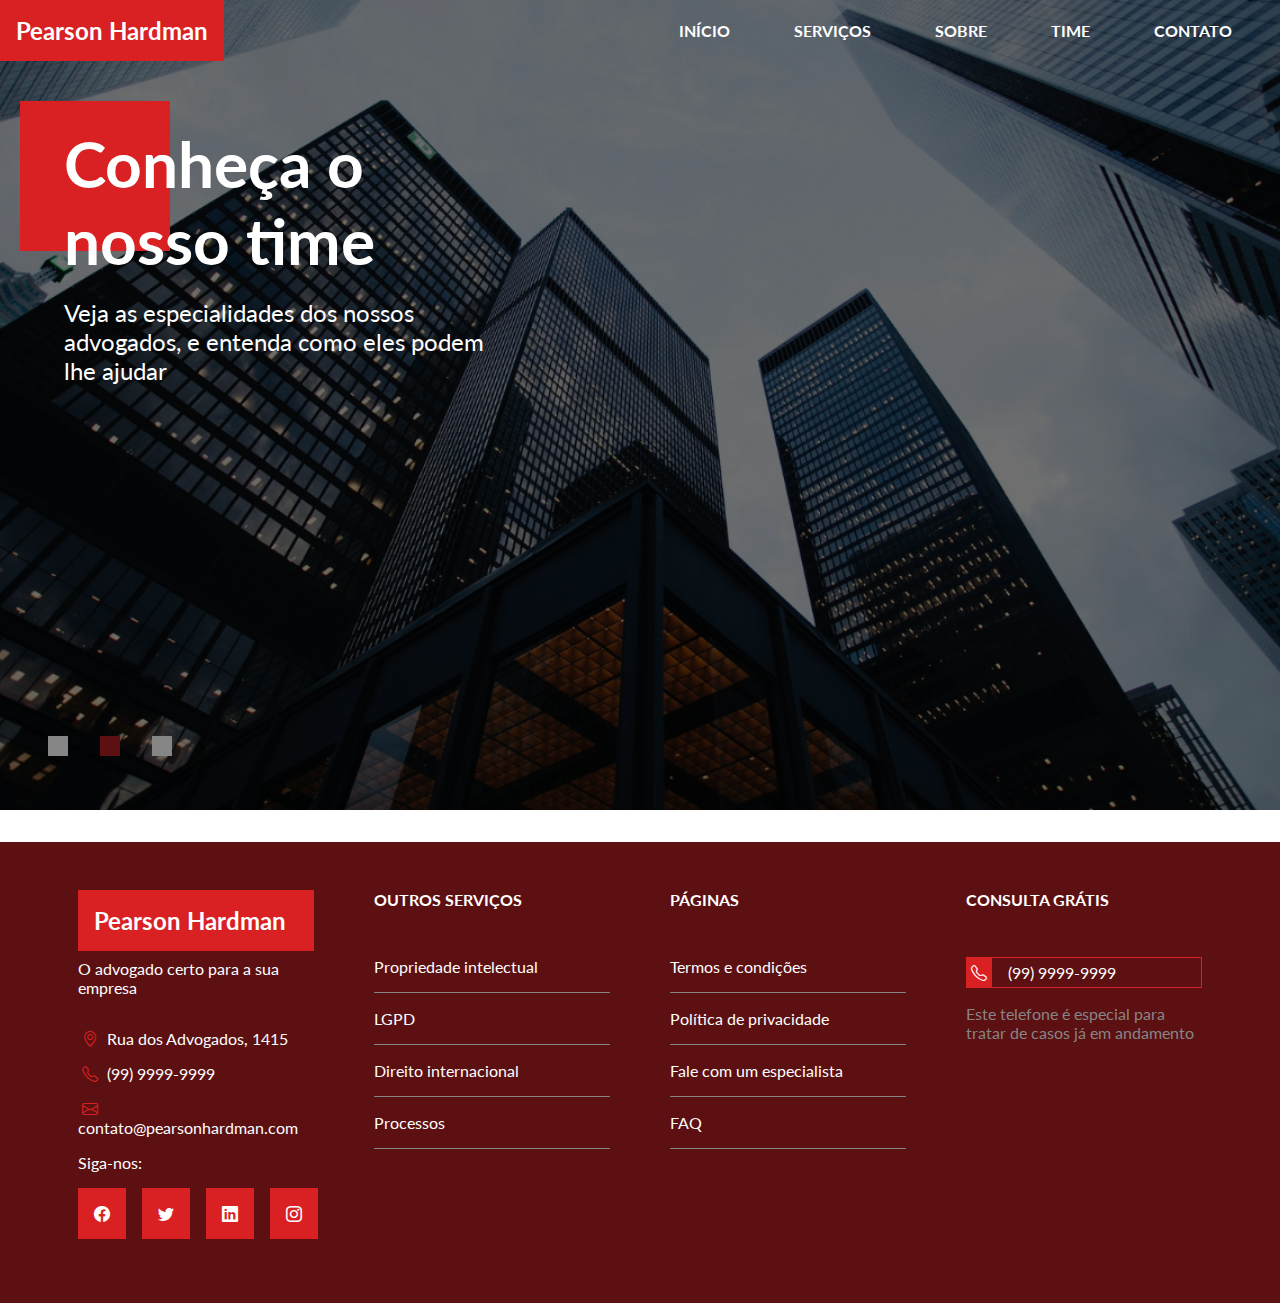
<file: index.html>
<!DOCTYPE html>
<html lang="en">
  <head>
    <meta charset="UTF-8" />
    <meta name="viewport" content="width=device-width, initial-scale=1.0" />
    <title>Pearson Hardman</title>
    <link rel="stylesheet" href="./css/styles.css" />
    <!--  Google Fonts -->
    <link rel="preconnect" href="https://fonts.googleapis.com" />
    <link rel="preconnect" href="https://fonts.gstatic.com" crossorigin />
    <link
      href="https://fonts.googleapis.com/css2?family=Lato:ital,wght@0,100;0,300;0,400;0,700;0,900;1,100;1,300;1,400;1,700;1,900&display=swap"
      rel="stylesheet"
    />
    <!-- Bootstrap Icons  -->
    <link
      rel="stylesheet"
      href="https://cdn.jsdelivr.net/npm/bootstrap-icons@1.11.3/font/bootstrap-icons.min.css"
    />
    <script src="js/scripts.js" defer></script>
  </head>
  <body>
    <!-- Cabeçalho e Banner -->
    <header id="header">
      <div id="inner-header">
        <h2 id="brand">Pearson Hardman</h2>
        <nav id="navbar">
          <a href="index.html">Início</a>
          <a href="servicos.html">Serviços</a>
          <a href="sobre.html">Sobre</a>
          <a href="time.html">Time</a>
          <a href="contato.html">Contato</a>
        </nav>

        <!-- Menu Mobile -->
        <i class="bi bi-list" id="menu"></i>
        <nav id="mobile-navbar">
          <!-- <nav id="mobile-navbar" class="menu-active"> -->
          <i class="bi bi-x-lg" id="close-menu"></i>
          <a href="index.html">Início</a>
          <a href="servicos.html">Serviços</a>
          <a href="sobre.html">Sobre</a>
          <a href="time.html">Time</a>
          <a href="contato.html">Contato</a>
        </nav>
      </div>
      <div class="banner active">
        <span class="square"></span>
        <h2>Melhores experts em direito do país</h2>
        <p>
          Os advogados mais qualificados estão aqui, agende uma reunião e
          conheça nosso time
        </p>
      </div>

      <div class="banner">
        <span class="square"></span>
        <h2>Conheça o nosso time</h2>
        <p>
          Veja as especialidades dos nossos advogados, e entenda como eles podem
          lhe ajudar
        </p>
      </div>
      <div class="banner">
        <span class="square"></span>
        <h2>Os nossos resultados</h2>
        <p>
          Confira as nossas métricas e conheça os resultados que já obtivemos
        </p>
      </div>
      <div class="dots">
        <div class="dot active"></div>
        <div class="dot"></div>
        <div class="dot"></div>
      </div>
    </header>
    <!-- Rodapé -->
    <footer id="footer">
      <div class="contact-info">
        <div class="footer-brand">
          <h2>Pearson Hardman</h2>
          <p>O advogado certo para a sua empresa</p>
        </div>
        <p><i class="bi bi-geo-alt"></i> Rua dos Advogados, 1415</p>
        <p><i class="bi bi-telephone"></i> (99) 9999-9999</p>
        <p><i class="bi bi-envelope"></i> contato@pearsonhardman.com</p>
        <div class="social-networks">
          <p>Siga-nos:</p>
          <div class="networks">
            <a href="#"><i class="bi bi-facebook"></i></a>
            <a href="#"><i class="bi bi-twitter"></i></a>
            <a href="#"><i class="bi bi-linkedin"></i></a>
            <a href="#"><i class="bi bi-instagram"></i></a>
          </div>
        </div>
      </div>
      <div class="links-container">
        <h4>Outros serviços</h4>
        <nav>
          <a href="#">Propriedade intelectual</a>
          <a href="#">LGPD</a>
          <a href="#">Direito internacional</a>
          <a href="#">Processos</a>
        </nav>
      </div>
      <div class="links-container">
        <h4>Páginas</h4>
        <nav>
          <a href="#">Termos e condições</a>
          <a href="#">Política de privacidade</a>
          <a href="#">Fale com um especialista</a>
          <a href="#">FAQ</a>
        </nav>
      </div>
      <div class="links-container">
        <h4>Consulta grátis</h4>
        <div class="phone-number">
          <i class="bi bi-telephone"></i>
          <p>(99) 9999-9999</p>
        </div>
        <p class="phone-info">
          Este telefone é especial para tratar de casos já em andamento
        </p>
      </div>
    </footer>
  </body>
</html>
</file>
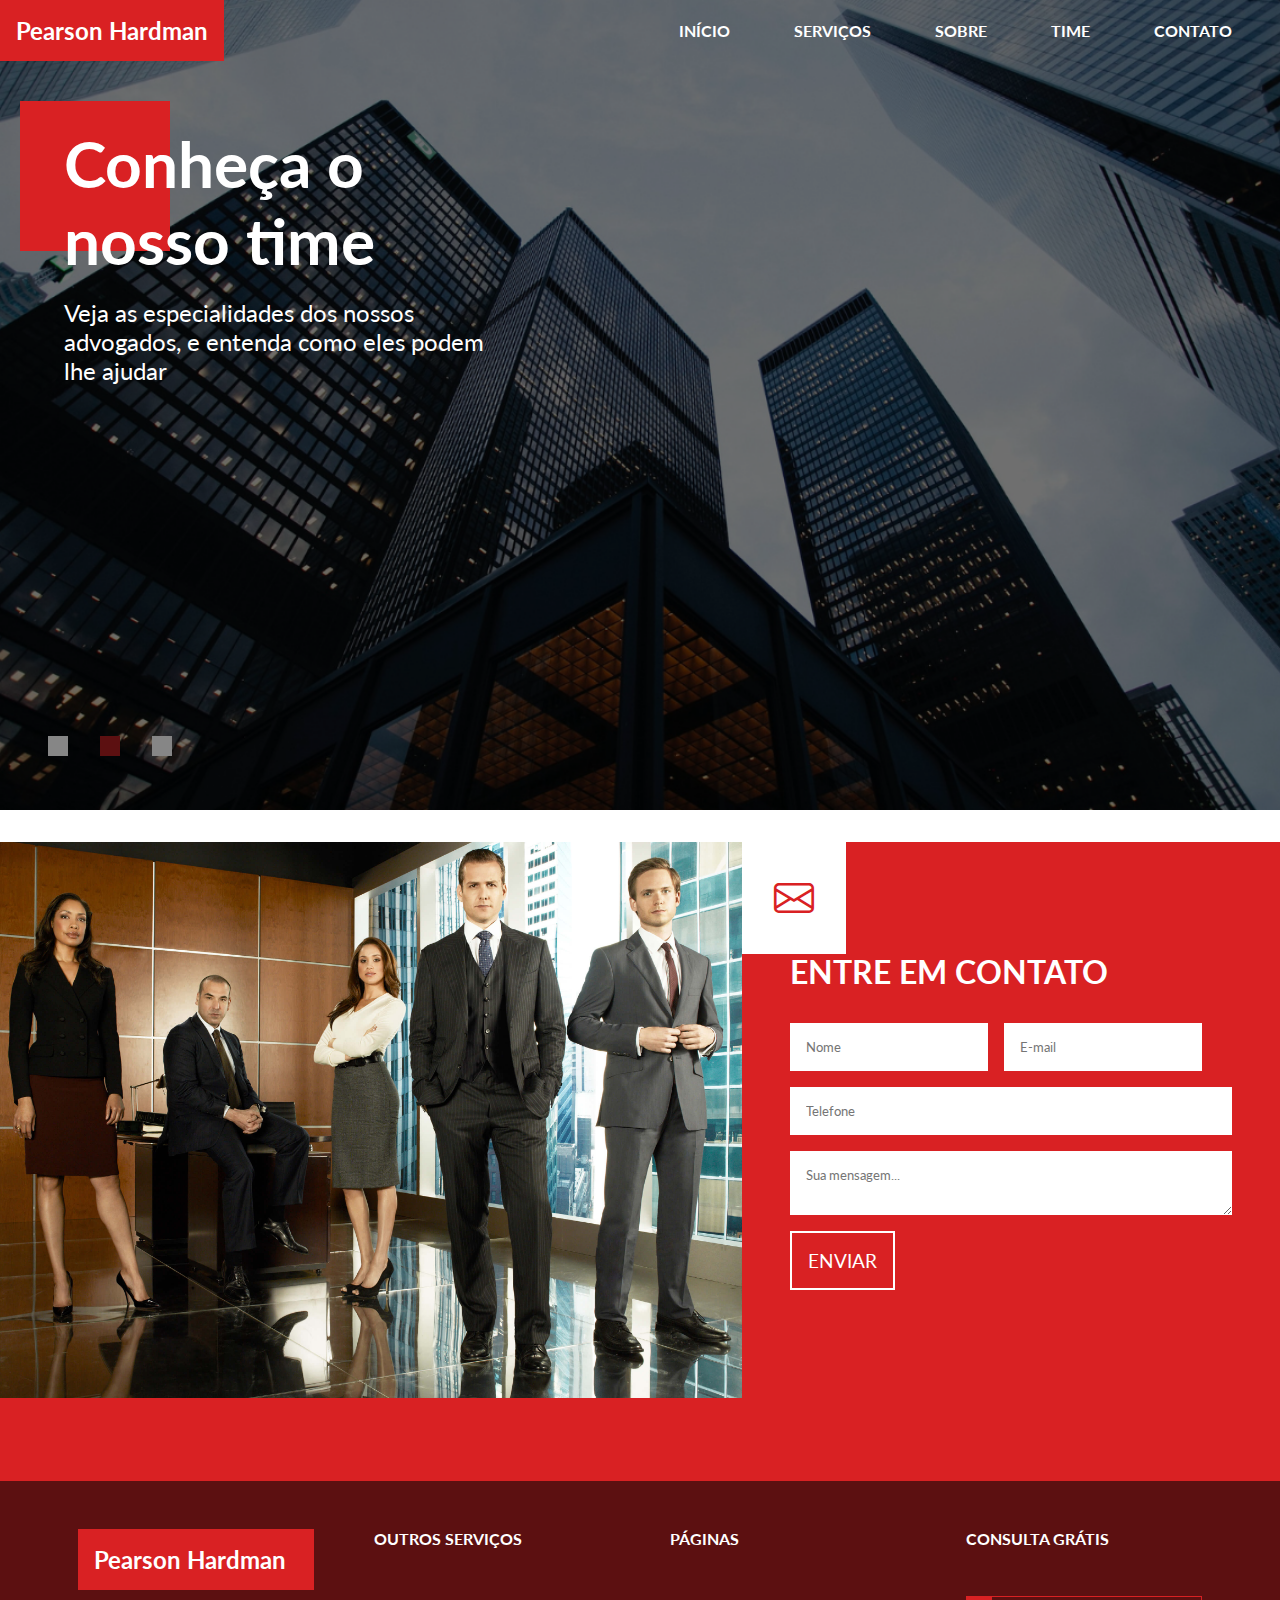
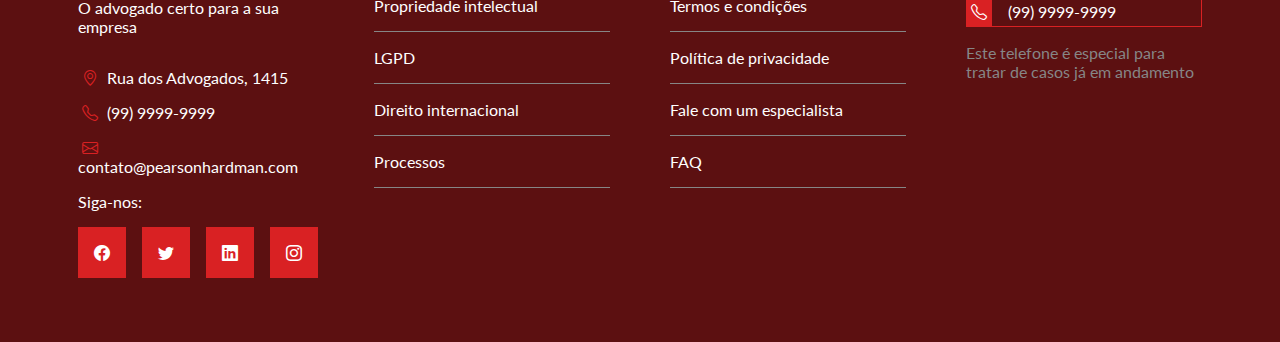
<file: contato.html>
<!DOCTYPE html>
<html lang="en">
  <head>
    <meta charset="UTF-8" />
    <meta name="viewport" content="width=device-width, initial-scale=1.0" />
    <title>Pearson Hardman</title>
    <link rel="stylesheet" href="./css/styles.css" />
    <!--  Google Fonts -->
    <link rel="preconnect" href="https://fonts.googleapis.com" />
    <link rel="preconnect" href="https://fonts.gstatic.com" crossorigin />
    <link
      href="https://fonts.googleapis.com/css2?family=Lato:ital,wght@0,100;0,300;0,400;0,700;0,900;1,100;1,300;1,400;1,700;1,900&display=swap"
      rel="stylesheet"
    />
    <!-- Bootstrap Icons  -->
    <link
      rel="stylesheet"
      href="https://cdn.jsdelivr.net/npm/bootstrap-icons@1.11.3/font/bootstrap-icons.min.css"
    />
    <script src="js/scripts.js" defer></script>
  </head>
  <body>
     <!-- Cabeçalho e Banner -->
     <header id="header">
      <div id="inner-header">
        <h2 id="brand">Pearson Hardman</h2>
        <nav id="navbar">
          <a href="index.html">Início</a>
          <a href="servicos.html">Serviços</a>
          <a href="sobre.html">Sobre</a>
          <a href="time.html">Time</a>
          <a href="contato.html">Contato</a>
        </nav>

        <!-- Menu Mobile -->
        <i class="bi bi-list" id="menu"></i>
        <nav id="mobile-navbar">
          <!-- <nav id="mobile-navbar" class="menu-active"> -->
          <i class="bi bi-x-lg" id="close-menu"></i>
          <a href="index.html">Início</a>
          <a href="servicos.html">Serviços</a>
          <a href="sobre.html">Sobre</a>
          <a href="time.html">Time</a>
          <a href="contato.html">Contato</a>
        </nav>
      </div>
      <div class="banner active">
        <span class="square"></span>
        <h2>Melhores experts em direito do país</h2>
        <p>
          Os advogados mais qualificados estão aqui, agende uma reunião e
          conheça nosso time
        </p>
      </div>

      <div class="banner">
        <span class="square"></span>
        <h2>Conheça o nosso time</h2>
        <p>
          Veja as especialidades dos nossos advogados, e entenda como eles podem
          lhe ajudar
        </p>
      </div>
      <div class="banner">
        <span class="square"></span>
        <h2>Os nossos resultados</h2>
        <p>
          Confira as nossas métricas e conheça os resultados que já obtivemos
        </p>
      </div>
      <div class="dots">
        <div class="dot active"></div>
        <div class="dot"></div>
        <div class="dot"></div>
      </div>
    </header>
    <!-- Contato -->
    <section id="contact" class="text-image-section">
      <div id="contact-image-container" class="image-container">
        <img src="images/office.jpg" alt="Advogados no escritório" />
      </div>
      <div id="contact-information" class="text-container">
        <i class="bi bi-envelope"></i>
        <p class="section-subtitle">Entre em contato</p>
        <form>
          <div class="form-control">
            <input type="text" name="name" id="name" placeholder="Nome" />
            <input type="email" name="email" id="email" placeholder="E-mail" />
          </div>
          <input type="text" name="phone" id="phone" placeholder="Telefone" />
          <textarea
            name="message"
            id="message"
            placeholder="Sua mensagem..."
          ></textarea>
          <input type="submit" value="Enviar" class="btn" />
        </form>
      </div>
    </section>
    <!-- Rodapé -->
    <footer id="footer">
      <div class="contact-info">
        <div class="footer-brand">
          <h2>Pearson Hardman</h2>
          <p>O advogado certo para a sua empresa</p>
        </div>
        <p><i class="bi bi-geo-alt"></i> Rua dos Advogados, 1415</p>
        <p><i class="bi bi-telephone"></i> (99) 9999-9999</p>
        <p><i class="bi bi-envelope"></i> contato@pearsonhardman.com</p>
        <div class="social-networks">
          <p>Siga-nos:</p>
          <div class="networks">
            <a href="#"><i class="bi bi-facebook"></i></a>
            <a href="#"><i class="bi bi-twitter"></i></a>
            <a href="#"><i class="bi bi-linkedin"></i></a>
            <a href="#"><i class="bi bi-instagram"></i></a>
          </div>
        </div>
      </div>
      <div class="links-container">
        <h4>Outros serviços</h4>
        <nav>
          <a href="#">Propriedade intelectual</a>
          <a href="#">LGPD</a>
          <a href="#">Direito internacional</a>
          <a href="#">Processos</a>
        </nav>
      </div>
      <div class="links-container">
        <h4>Páginas</h4>
        <nav>
          <a href="#">Termos e condições</a>
          <a href="#">Política de privacidade</a>
          <a href="#">Fale com um especialista</a>
          <a href="#">FAQ</a>
        </nav>
      </div>
      <div class="links-container">
        <h4>Consulta grátis</h4>
        <div class="phone-number">
          <i class="bi bi-telephone"></i>
          <p>(99) 9999-9999</p>
        </div>
        <p class="phone-info">
          Este telefone é especial para tratar de casos já em andamento
        </p>
      </div>
    </footer>
  </body>
</html>
</file>
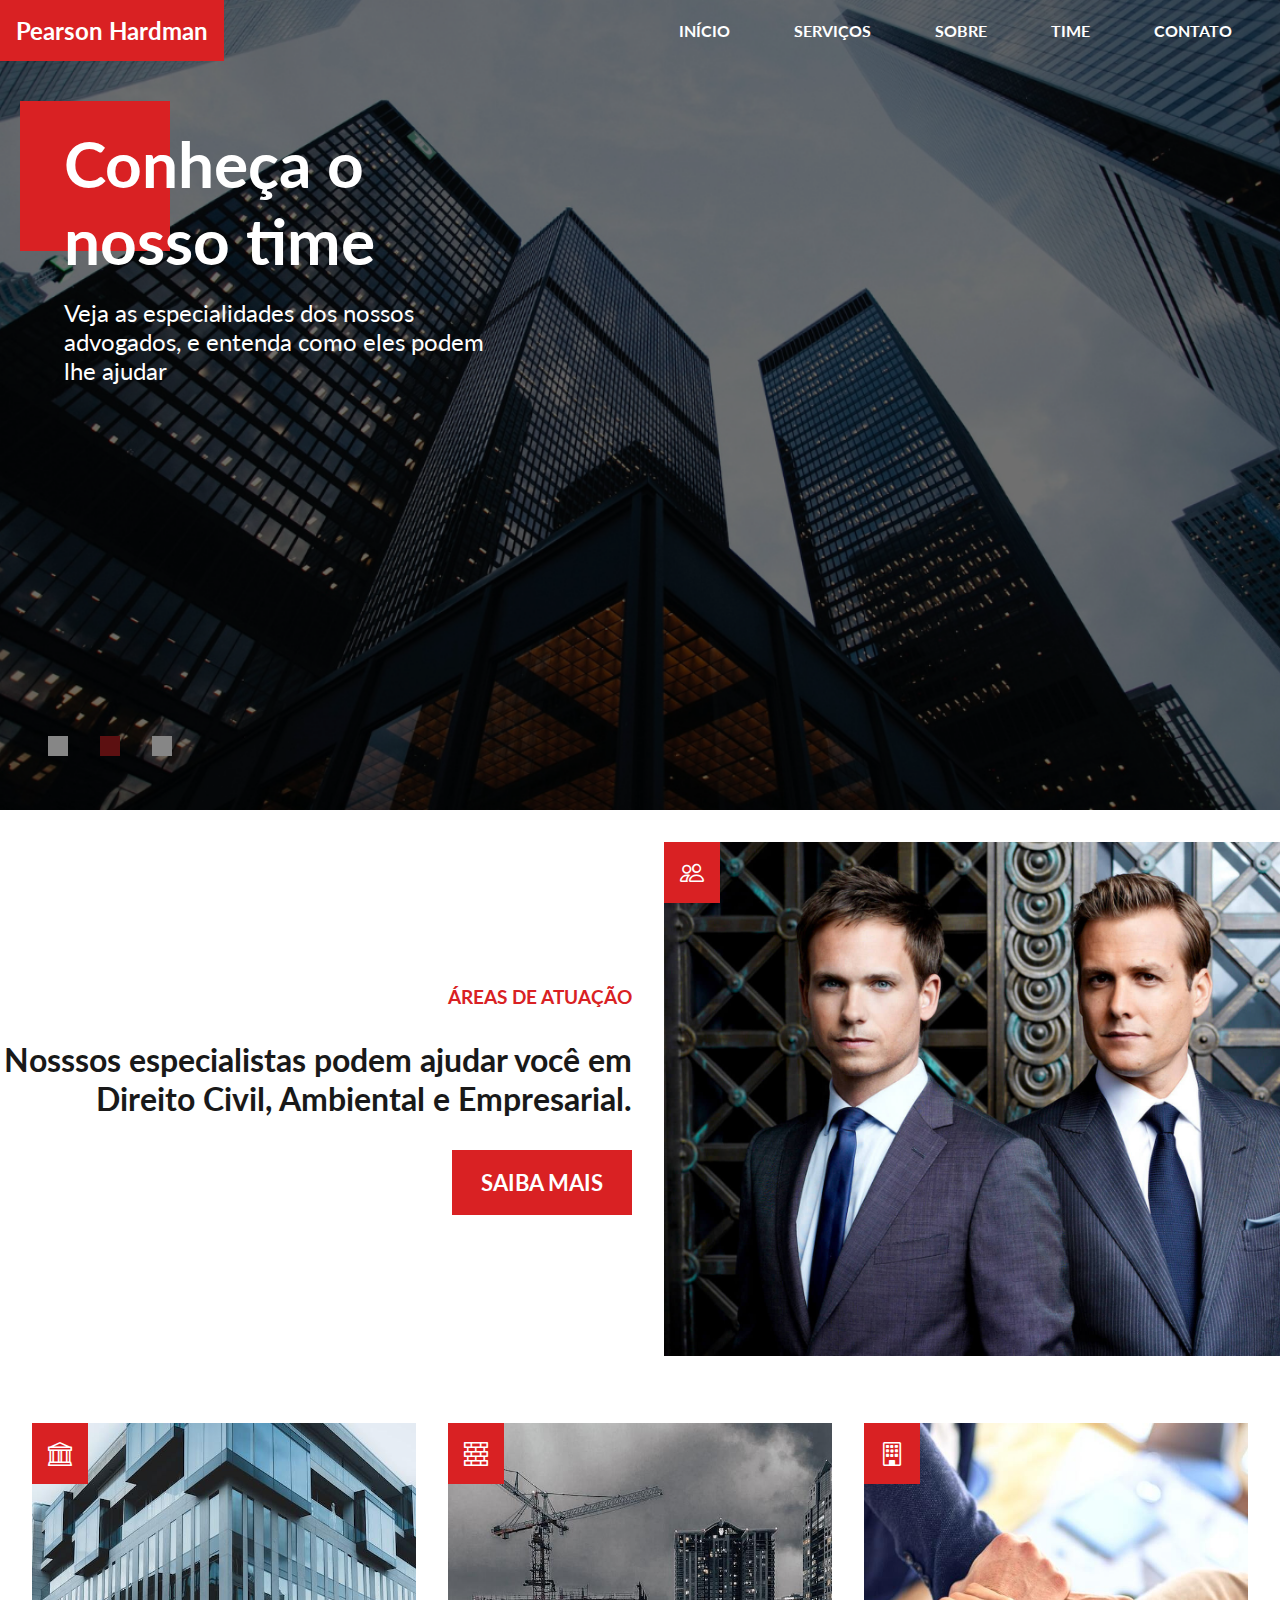
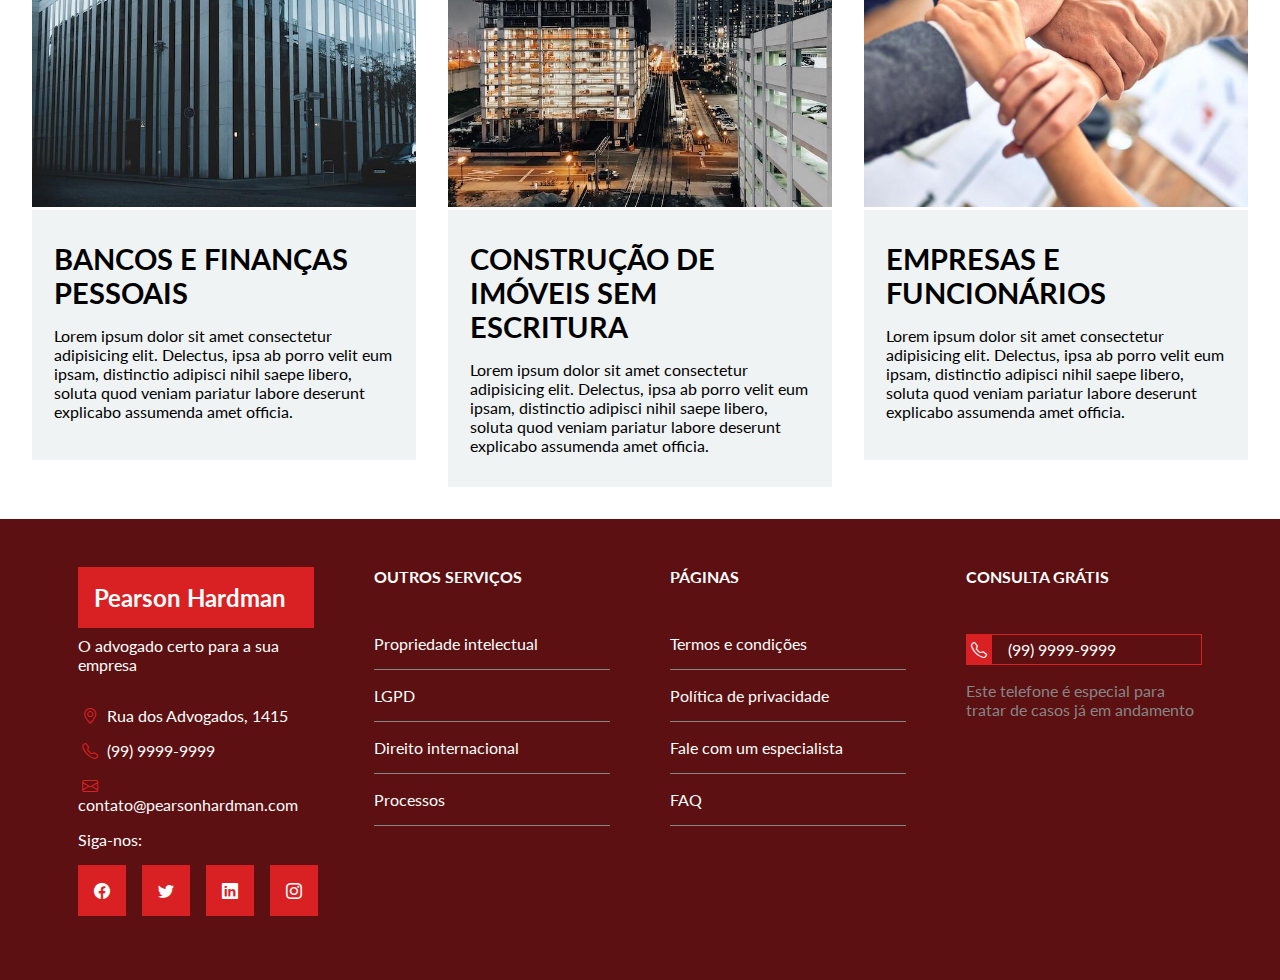
<file: servicos.html>
<!DOCTYPE html>
<html lang="en">
  <head>
    <meta charset="UTF-8" />
    <meta name="viewport" content="width=device-width, initial-scale=1.0" />
    <title>Pearson Hardman</title>
    <link rel="stylesheet" href="./css/styles.css" />
    <!--  Google Fonts -->
    <link rel="preconnect" href="https://fonts.googleapis.com" />
    <link rel="preconnect" href="https://fonts.gstatic.com" crossorigin />
    <link
      href="https://fonts.googleapis.com/css2?family=Lato:ital,wght@0,100;0,300;0,400;0,700;0,900;1,100;1,300;1,400;1,700;1,900&display=swap"
      rel="stylesheet"
    />
    <script src="js/scripts.js" defer></script>
  </head>
    <body>
     
    </body>
  </head>
</html>


<!DOCTYPE html>
<html lang="en">
  <head>
    <meta charset="UTF-8" />
    <meta name="viewport" content="width=device-width, initial-scale=1.0" />
    <title>Pearson Hardman</title>
    <link rel="stylesheet" href="./css/styles.css" />
    <!--  Google Fonts -->
    <link rel="preconnect" href="https://fonts.googleapis.com" />
    <link rel="preconnect" href="https://fonts.gstatic.com" crossorigin />
    <link
      href="https://fonts.googleapis.com/css2?family=Lato:ital,wght@0,100;0,300;0,400;0,700;0,900;1,100;1,300;1,400;1,700;1,900&display=swap"
      rel="stylesheet"
    />
    <!-- Bootstrap Icons  -->
    <link
      rel="stylesheet"
      href="https://cdn.jsdelivr.net/npm/bootstrap-icons@1.11.3/font/bootstrap-icons.min.css"
    />
    <script src="js/scripts.js" defer></script>
  </head>
  <body>
     <!-- Cabeçalho e Banner -->
     <header id="header">
      <div id="inner-header">
        <h2 id="brand">Pearson Hardman</h2>
        <nav id="navbar">
          <a href="index.html">Início</a>
          <a href="servicos.html">Serviços</a>
          <a href="sobre.html">Sobre</a>
          <a href="time.html">Time</a>
          <a href="contato.html">Contato</a>
        </nav>

        <!-- Menu Mobile -->
        <i class="bi bi-list" id="menu"></i>
        <nav id="mobile-navbar">
          <!-- <nav id="mobile-navbar" class="menu-active"> -->
          <i class="bi bi-x-lg" id="close-menu"></i>
          <a href="index.html">Início</a>
          <a href="servicos.html">Serviços</a>
          <a href="sobre.html">Sobre</a>
          <a href="time.html">Time</a>
          <a href="contato.html">Contato</a>
        </nav>
      </div>
      <div class="banner active">
        <span class="square"></span>
        <h2>Melhores experts em direito do país</h2>
        <p>
          Os advogados mais qualificados estão aqui, agende uma reunião e
          conheça nosso time
        </p>
      </div>

      <div class="banner">
        <span class="square"></span>
        <h2>Conheça o nosso time</h2>
        <p>
          Veja as especialidades dos nossos advogados, e entenda como eles
          podem lhe ajudar
        </p>
      </div>
      <div class="banner">
        <span class="square"></span>
        <h2>Os nossos resultados</h2>
        <p>
          Confira as nossas métricas e conheça os resultados que já obtivemos
        </p>
      </div>
      <div class="dots">
        <div class="dot active"></div>
        <div class="dot"></div>
        <div class="dot"></div>
      </div>
    </header>

    <!-- Áreas de atuação -->
    <main id="expertise-areas" class="text-image-section">
      <div id="expertise-information" class="text-container">
        <h3 class="section-title">Áreas de atuação</h3>
        <p class="section-subtitle">
          Nosssos especialistas podem ajudar você em Direito Civil, Ambiental
          e Empresarial.
        </p>
        <a class="btn" href="">Saiba Mais</a>
      </div>
      <div id="expertise-image-container" class="image-container">
        <i class="bi bi-people"></i>
        <img
          src="images/employees_banner.jpg"
          alt="Advogados da Person Hardman"
        />
      </div>
      <div id="other-services">
        <div class="service">
          <img src="images/bank.jpg" alt="Banco" />
          <i class="bi bi-bank"></i>
          <div class="service-info">
            <h4>Bancos e finanças pessoais</h4>
            <p>
              Lorem ipsum dolor sit amet consectetur adipisicing elit.
              Delectus, ipsa ab porro velit eum ipsam, distinctio adipisci
              nihil saepe libero, soluta quod veniam pariatur labore deserunt
              explicabo assumenda amet officia.
            </p>
          </div>
        </div>
        <div class="service">
          <img src="images/construction.jpg" alt="Construção" />
          <i class="bi bi-bricks"></i>
          <div class="service-info">
            <h4>Construção de imóveis sem escritura</h4>
            <p>
              Lorem ipsum dolor sit amet consectetur adipisicing elit.
              Delectus, ipsa ab porro velit eum ipsam, distinctio adipisci
              nihil saepe libero, soluta quod veniam pariatur labore deserunt
              explicabo assumenda amet officia.
            </p>
          </div>
        </div>
        <div class="service">
          <img src="images/company.jpg" alt="Empresa" />
          <i class="bi bi-building"></i>
          <div class="service-info">
            <h4>Empresas e funcionários</h4>
            <p>
              Lorem ipsum dolor sit amet consectetur adipisicing elit.
              Delectus, ipsa ab porro velit eum ipsam, distinctio adipisci
              nihil saepe libero, soluta quod veniam pariatur labore deserunt
              explicabo assumenda amet officia.
            </p>
          </div>
        </div>
      </div>
    </main>
    <!-- Rodapé -->
    <footer id="footer">
      <div class="contact-info">
        <div class="footer-brand">
          <h2>Pearson Hardman</h2>
          <p>O advogado certo para a sua empresa</p>
        </div>
        <p><i class="bi bi-geo-alt"></i> Rua dos Advogados, 1415</p>
        <p><i class="bi bi-telephone"></i> (99) 9999-9999</p>
        <p><i class="bi bi-envelope"></i> contato@pearsonhardman.com</p>
        <div class="social-networks">
          <p>Siga-nos:</p>
          <div class="networks">
            <a href="#"><i class="bi bi-facebook"></i></a>
            <a href="#"><i class="bi bi-twitter"></i></a>
            <a href="#"><i class="bi bi-linkedin"></i></a>
            <a href="#"><i class="bi bi-instagram"></i></a>
          </div>
        </div>
      </div>
      <div class="links-container">
        <h4>Outros serviços</h4>
        <nav>
          <a href="#">Propriedade intelectual</a>
          <a href="#">LGPD</a>
          <a href="#">Direito internacional</a>
          <a href="#">Processos</a>
        </nav>
      </div>
      <div class="links-container">
        <h4>Páginas</h4>
        <nav>
          <a href="#">Termos e condições</a>
          <a href="#">Política de privacidade</a>
          <a href="#">Fale com um especialista</a>
          <a href="#">FAQ</a>
        </nav>
      </div>
      <div class="links-container">
        <h4>Consulta grátis</h4>
        <div class="phone-number">
          <i class="bi bi-telephone"></i>
          <p>(99) 9999-9999</p>
        </div>
        <p class="phone-info">
          Este telefone é especial para tratar de casos já em andamento
        </p>
      </div>
    </footer>
  </body>
</html>
</file>
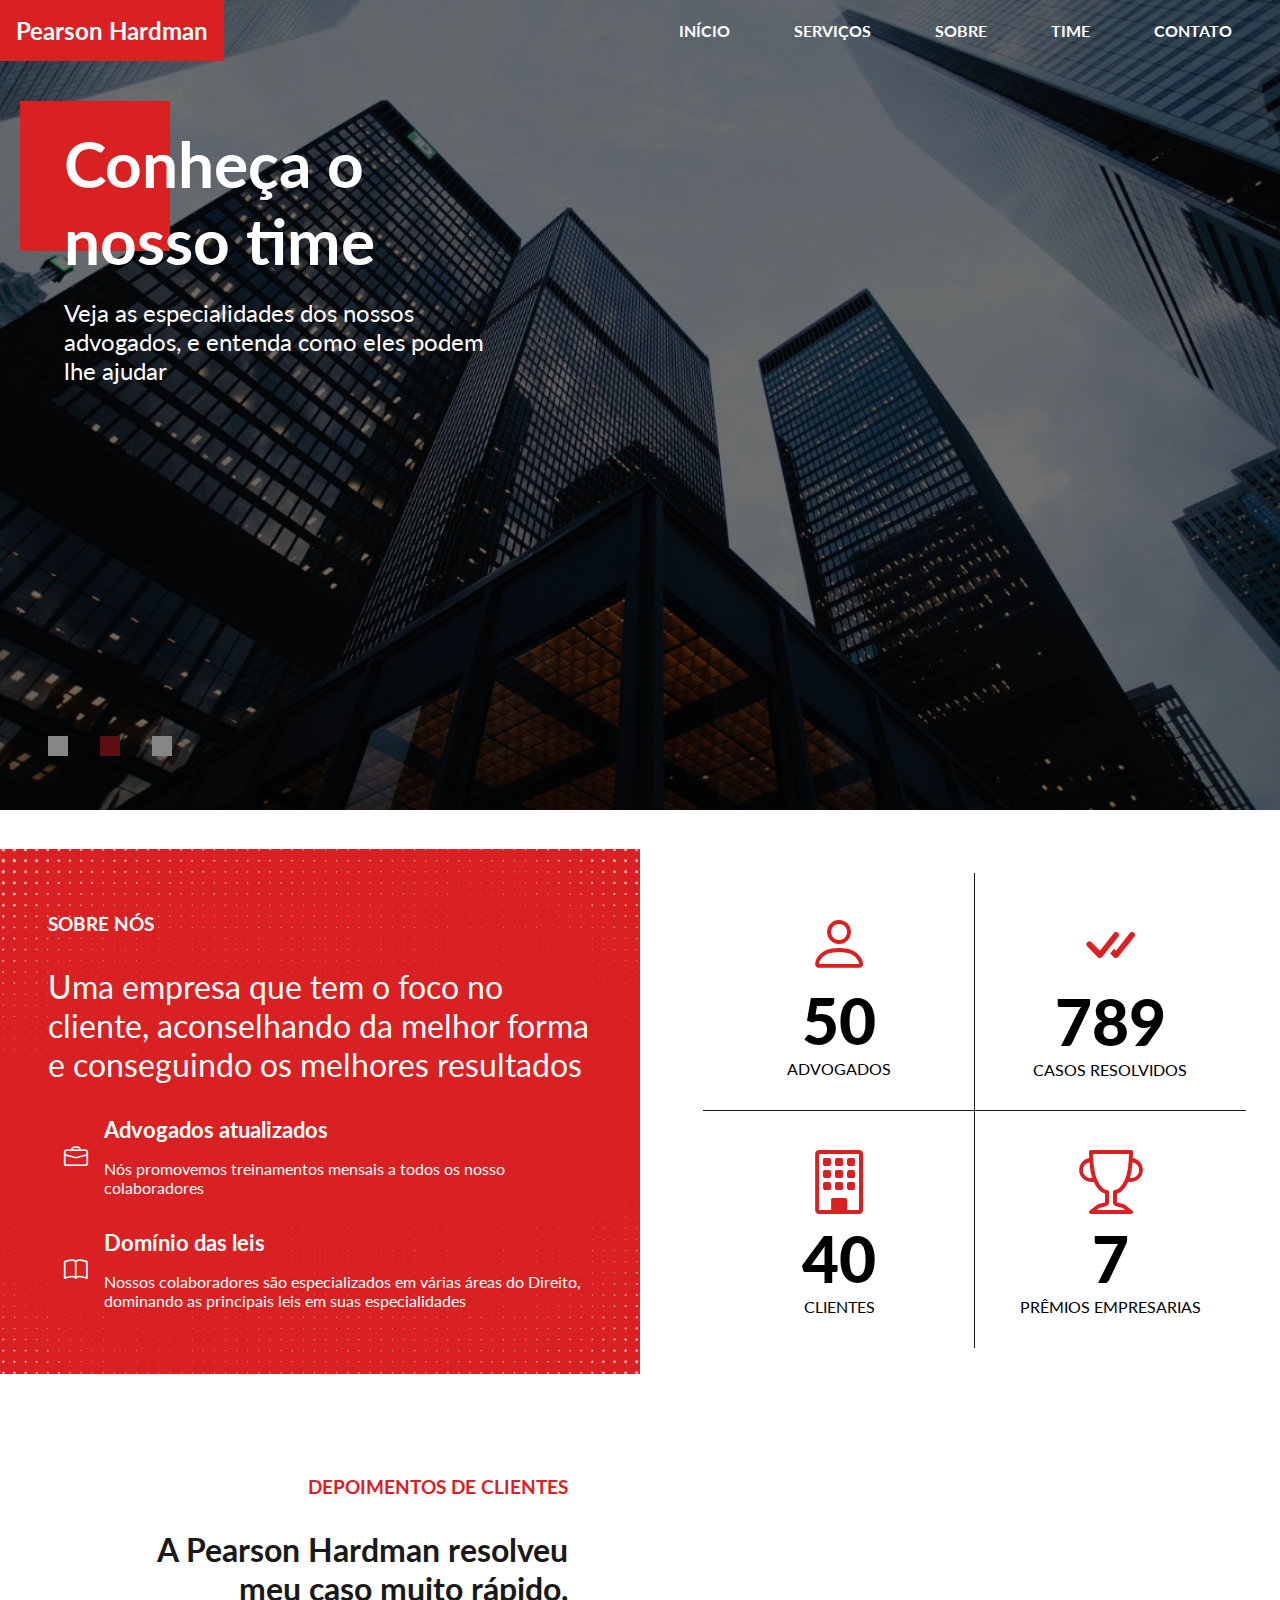
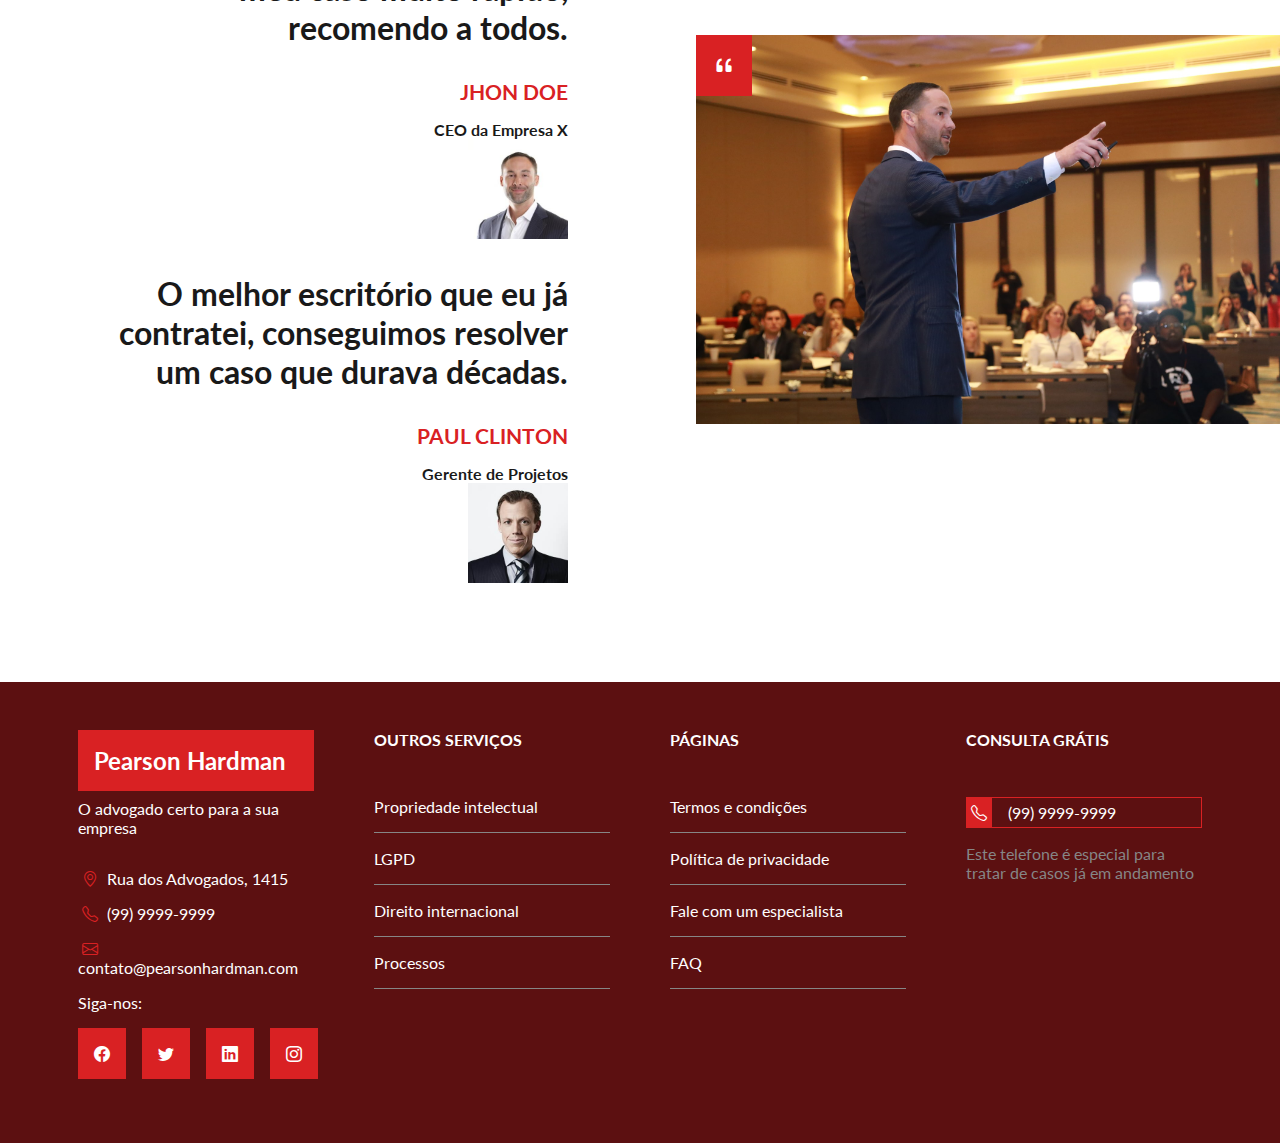
<file: sobre.html>
<!DOCTYPE html>
<html lang="en">
  <head>
    <meta charset="UTF-8" />
    <meta name="viewport" content="width=device-width, initial-scale=1.0" />
    <title>Pearson Hardman</title>
    <link rel="stylesheet" href="./css/styles.css" />
    <!--  Google Fonts -->
    <link rel="preconnect" href="https://fonts.googleapis.com" />
    <link rel="preconnect" href="https://fonts.gstatic.com" crossorigin />
    <link
      href="https://fonts.googleapis.com/css2?family=Lato:ital,wght@0,100;0,300;0,400;0,700;0,900;1,100;1,300;1,400;1,700;1,900&display=swap"
      rel="stylesheet"
    />
    <!-- Bootstrap Icons  -->
    <link
      rel="stylesheet"
      href="https://cdn.jsdelivr.net/npm/bootstrap-icons@1.11.3/font/bootstrap-icons.min.css"
    />
    <script src="js/scripts.js" defer></script>
  </head>
  <body>
     <!-- Cabeçalho e Banner -->
     <header id="header">
      <div id="inner-header">
        <h2 id="brand">Pearson Hardman</h2>
        <nav id="navbar">
          <a href="index.html">Início</a>
          <a href="servicos.html">Serviços</a>
          <a href="sobre.html">Sobre</a>
          <a href="time.html">Time</a>
          <a href="contato.html">Contato</a>
        </nav>

        <!-- Menu Mobile -->
        <i class="bi bi-list" id="menu"></i>
        <nav id="mobile-navbar">
          <!-- <nav id="mobile-navbar" class="menu-active"> -->
          <i class="bi bi-x-lg" id="close-menu"></i>
          <a href="index.html">Início</a>
          <a href="servicos.html">Serviços</a>
          <a href="sobre.html">Sobre</a>
          <a href="time.html">Time</a>
          <a href="contato.html">Contato</a>
        </nav>
      </div>
      <div class="banner active">
        <span class="square"></span>
        <h2>Melhores experts em direito do país</h2>
        <p>
          Os advogados mais qualificados estão aqui, agende uma reunião e
          conheça nosso time
        </p>
      </div>

      <div class="banner">
        <span class="square"></span>
        <h2>Conheça o nosso time</h2>
        <p>
          Veja as especialidades dos nossos advogados, e entenda como eles podem
          lhe ajudar
        </p>
      </div>
      <div class="banner">
        <span class="square"></span>
        <h2>Os nossos resultados</h2>
        <p>
          Confira as nossas métricas e conheça os resultados que já obtivemos
        </p>
      </div>
      <div class="dots">
        <div class="dot active"></div>
        <div class="dot"></div>
        <div class="dot"></div>
      </div>
    </header>

    <!-- Seção Sobre nós -->
    <section id="about">
      <div id="about-text">
        <h3 class="section-title">Sobre nós</h3>
        <p class="section-subtitle">
          Uma empresa que tem o foco no cliente, aconselhando da melhor forma e
          conseguindo os melhores resultados
        </p>
        <div class="about-description">
          <i class="bi bi-briefcase"></i>
          <div>
            <h4>Advogados atualizados</h4>
            <p>
              Nós promovemos treinamentos mensais a todos os nosso colaboradores
            </p>
          </div>
        </div>
        <div class="about-description">
          <i class="bi bi-book"></i>
          <div>
            <h4>Domínio das leis</h4>
            <p>
              Nossos colaboradores são especializados em várias áreas do
              Direito, dominando as principais leis em suas especialidades
            </p>
          </div>
        </div>
      </div>
      <div id="about-data">
        <div class="data">
          <i class="bi bi-person"></i>
          <p class="number">50</p>
          <p class="text">Advogados</p>
        </div>
        <div class="data">
          <i class="bi bi-check-all"></i>
          <p class="number">789</p>
          <p class="text">Casos resolvidos</p>
        </div>
        <div class="data">
          <i class="bi bi-building"></i>
          <p class="number">40</p>
          <p class="text">Clientes</p>
        </div>
        <div class="data">
          <i class="bi bi-trophy"></i>
          <p class="number">7</p>
          <p class="text">Prêmios empresarias</p>
        </div>
      </div>
    </section>
    <!-- Depoimentos -->

    <section id="testimonial" class="text-image-section">
      <div id="testimonial-information" class="text-container">
        <div id="testimonial-information" class="text-container">
          <h3 class="section-title">Depoimentos de clientes</h3>
          <p class="section-subtitle">
            A Pearson Hardman resolveu meu caso muito rápido, recomendo a todos.
          </p>
          <div class="author">
            <div class="author-info">
              <p class="author-name">Jhon Doe</p>
              <p class="author-job">CEO da Empresa X</p>
            </div>
            <img src="images/author_1.jpg" alt="Jhon Doe" />
          </div>
          <p class="section-subtitle">
            O melhor escritório que eu já contratei, conseguimos resolver um
            caso que durava décadas.
          </p>
          <div class="author">
            <div class="author-info">
              <p class="author-name">Paul Clinton</p>
              <p class="author-job">Gerente de Projetos</p>
            </div>
            <img src="images/author_2.jpg" alt="Paul Clinton" />
          </div>
        </div>
      </div>
      <div id="testimonial-image-container" class="image-container">
        <i class="bi bi-quote"></i>
        <img src="images/court.jpg" alt="Afvogado em tribunal" />
      </div>
    </section>
  <!-- Rodapé -->
  <footer id="footer">
    <div class="contact-info">
      <div class="footer-brand">
        <h2>Pearson Hardman</h2>
        <p>O advogado certo para a sua empresa</p>
      </div>
      <p><i class="bi bi-geo-alt"></i> Rua dos Advogados, 1415</p>
      <p><i class="bi bi-telephone"></i> (99) 9999-9999</p>
      <p><i class="bi bi-envelope"></i> contato@pearsonhardman.com</p>
      <div class="social-networks">
        <p>Siga-nos:</p>
        <div class="networks">
          <a href="#"><i class="bi bi-facebook"></i></a>
          <a href="#"><i class="bi bi-twitter"></i></a>
          <a href="#"><i class="bi bi-linkedin"></i></a>
          <a href="#"><i class="bi bi-instagram"></i></a>
        </div>
      </div>
    </div>
    <div class="links-container">
      <h4>Outros serviços</h4>
      <nav>
        <a href="#">Propriedade intelectual</a>
        <a href="#">LGPD</a>
        <a href="#">Direito internacional</a>
        <a href="#">Processos</a>
      </nav>
    </div>
    <div class="links-container">
      <h4>Páginas</h4>
      <nav>
        <a href="#">Termos e condições</a>
        <a href="#">Política de privacidade</a>
        <a href="#">Fale com um especialista</a>
        <a href="#">FAQ</a>
      </nav>
    </div>
    <div class="links-container">
      <h4>Consulta grátis</h4>
      <div class="phone-number">
        <i class="bi bi-telephone"></i>
        <p>(99) 9999-9999</p>
      </div>
      <p class="phone-info">
        Este telefone é especial para tratar de casos já em andamento
      </p>
    </div>
  </footer>
  </body>
</html>
</file>
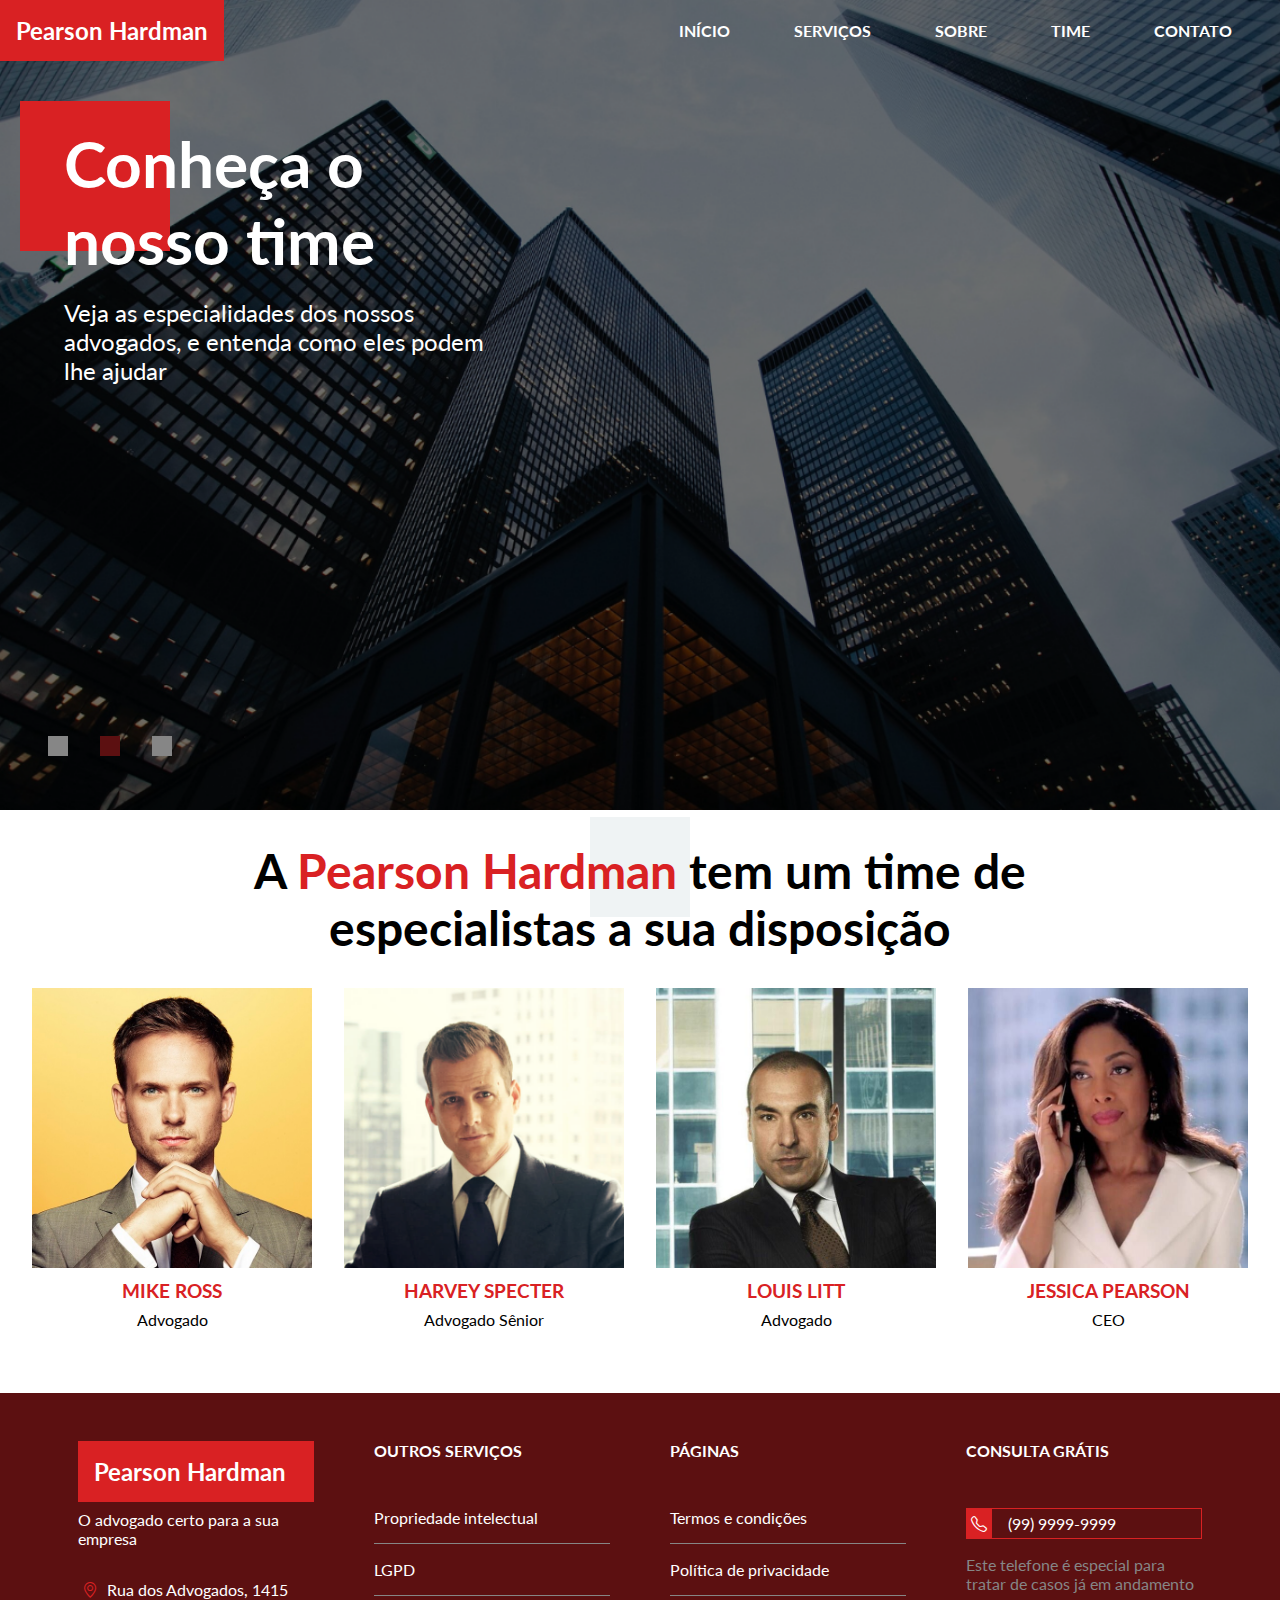
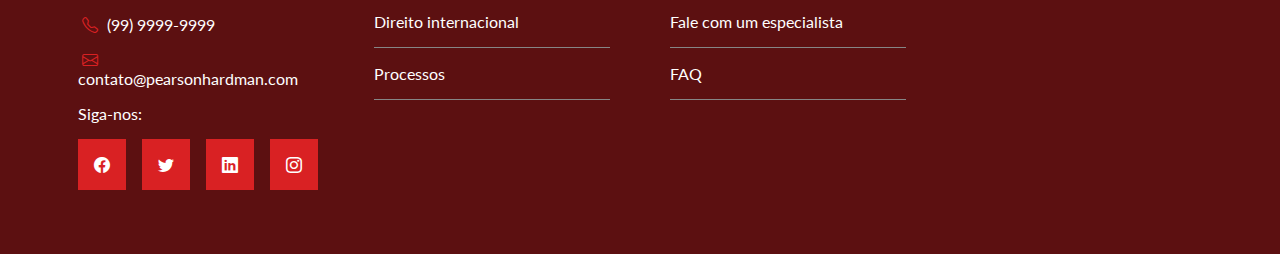
<file: time.html>
<!DOCTYPE html>
<html lang="en">
  <head>
    <meta charset="UTF-8" />
    <meta name="viewport" content="width=device-width, initial-scale=1.0" />
    <title>Pearson Hardman</title>
    <link rel="stylesheet" href="./css/styles.css" />
    <!--  Google Fonts -->
    <link rel="preconnect" href="https://fonts.googleapis.com" />
    <link rel="preconnect" href="https://fonts.gstatic.com" crossorigin />
    <link
      href="https://fonts.googleapis.com/css2?family=Lato:ital,wght@0,100;0,300;0,400;0,700;0,900;1,100;1,300;1,400;1,700;1,900&display=swap"
      rel="stylesheet"
    />
    <!-- Bootstrap Icons  -->
    <link
      rel="stylesheet"
      href="https://cdn.jsdelivr.net/npm/bootstrap-icons@1.11.3/font/bootstrap-icons.min.css"
    />
    <script src="js/scripts.js" defer></script>
  </head>
  <body>
     <!-- Cabeçalho e Banner -->
     <header id="header">
      <div id="inner-header">
        <h2 id="brand">Pearson Hardman</h2>
        <nav id="navbar">
          <a href="index.html">Início</a>
          <a href="servicos.html">Serviços</a>
          <a href="sobre.html">Sobre</a>
          <a href="time.html">Time</a>
          <a href="contato.html">Contato</a>
        </nav>

        <!-- Menu Mobile -->
        <i class="bi bi-list" id="menu"></i>
        <nav id="mobile-navbar">
          <!-- <nav id="mobile-navbar" class="menu-active"> -->
          <i class="bi bi-x-lg" id="close-menu"></i>
          <a href="index.html">Início</a>
          <a href="servicos.html">Serviços</a>
          <a href="sobre.html">Sobre</a>
          <a href="time.html">Time</a>
          <a href="contato.html">Contato</a>
        </nav>
      </div>
      <div class="banner active">
        <span class="square"></span>
        <h2>Melhores experts em direito do país</h2>
        <p>
          Os advogados mais qualificados estão aqui, agende uma reunião e
          conheça nosso time
        </p>
      </div>

      <div class="banner">
        <span class="square"></span>
        <h2>Conheça o nosso time</h2>
        <p>
          Veja as especialidades dos nossos advogados, e entenda como eles podem
          lhe ajudar
        </p>
      </div>
      <div class="banner">
        <span class="square"></span>
        <h2>Os nossos resultados</h2>
        <p>
          Confira as nossas métricas e conheça os resultados que já obtivemos
        </p>
      </div>
      <div class="dots">
        <div class="dot active"></div>
        <div class="dot"></div>
        <div class="dot"></div>
      </div>
    </header>

    <!-- Colaboradores -->
    <section id="team">
      <span class="square"></span>
      <h2>
        A <span>Pearson Hardman</span> tem um time de especialistas a sua
        disposição
      </h2>
      <div class="employees">
        <div class="employee">
          <img src="images/mike.jpg" alt="Mike Ross" />
          <p class="employee-name">Mike Ross</p>
          <p class="employee-role">Advogado</p>
        </div>
        <div class="employee">
          <img src="images/harvey.png" alt="Harvey Specter" />
          <p class="employee-name">Harvey Specter</p>
          <p class="employee-role">Advogado Sênior</p>
        </div>
        <div class="employee">
          <img src="images/louis.jpg" alt="Louis Litt" />
          <p class="employee-name">Louis Litt</p>
          <p class="employee-role">Advogado</p>
        </div>
        <div class="employee">
          <img src="images/jessica.jpg" alt="Jessica Pearson" />
          <p class="employee-name">Jessica Pearson</p>
          <p class="employee-role">CEO</p>
        </div>
      </div>
    </section>
    <!-- Rodapé -->
    <footer id="footer">
      <div class="contact-info">
        <div class="footer-brand">
          <h2>Pearson Hardman</h2>
          <p>O advogado certo para a sua empresa</p>
        </div>
        <p><i class="bi bi-geo-alt"></i> Rua dos Advogados, 1415</p>
        <p><i class="bi bi-telephone"></i> (99) 9999-9999</p>
        <p><i class="bi bi-envelope"></i> contato@pearsonhardman.com</p>
        <div class="social-networks">
          <p>Siga-nos:</p>
          <div class="networks">
            <a href="#"><i class="bi bi-facebook"></i></a>
            <a href="#"><i class="bi bi-twitter"></i></a>
            <a href="#"><i class="bi bi-linkedin"></i></a>
            <a href="#"><i class="bi bi-instagram"></i></a>
          </div>
        </div>
      </div>
      <div class="links-container">
        <h4>Outros serviços</h4>
        <nav>
          <a href="#">Propriedade intelectual</a>
          <a href="#">LGPD</a>
          <a href="#">Direito internacional</a>
          <a href="#">Processos</a>
        </nav>
      </div>
      <div class="links-container">
        <h4>Páginas</h4>
        <nav>
          <a href="#">Termos e condições</a>
          <a href="#">Política de privacidade</a>
          <a href="#">Fale com um especialista</a>
          <a href="#">FAQ</a>
        </nav>
      </div>
      <div class="links-container">
        <h4>Consulta grátis</h4>
        <div class="phone-number">
          <i class="bi bi-telephone"></i>
          <p>(99) 9999-9999</p>
        </div>
        <p class="phone-info">
          Este telefone é especial para tratar de casos já em andamento
        </p>
      </div>
    </footer>


  </body>
</html>
</file>
<file: css/styles.css>
:root {
    --main-color:#d92123;
    --primary-text-color:#fff;
    --secondary-text-color:#191919;
    --secondary-color:#868686;
    --tertiary-color:#eff3f4;
    --secondary-bg-color:#5c1011;
}

* {
    font-family: "Lato";
    padding: 0;
    margin: 0;
    box-sizing: border-box;
}

a {
    text-decoration: none;
}

img {
    width: 100%;
}

i {
    background-color: var(--main-color);
    color: var(--primary-text-color);
    font-size: 1.5rem;
    padding: 1rem;
}

/* id */
#header{
    min-height: 90vh;
    background-image: url("../images/main_banner4.png");
    background-size: cover;
    background-position: center;
    color: var(--primary-text-color);
    margin-bottom: 2rem;
}

#inner-header{
    /* padrão linha */
    display: flex;
    /* alinhamento é horizontal, eixo x */
    justify-content: space-between;
    /* alinhamento vertical, eixo y */
    align-items: center;
}

#brand {
    background-color: var(--main-color);
    padding: 1rem;
}

#navbar {
    display: flex;
    gap: 2rem;
    text-transform: uppercase;
    margin-right: 2rem;
}

#navbar a {
    color: var(--primary-text-color);
    font-weight: bold;
    padding: 1rem;
}

.banner.active{
    opacity: 1; /* banner ativo é mostrado */
}

.banner{
    max-width: 45%;
    opacity: 0;
    padding: 4rem;
    position: absolute;
}

.banner h2{
    font-size: 4rem;
    margin-bottom: 1.2rem;
    position: relative;
    z-index:2;
}

.banner p{
    font-size: 1.5rem;
    z-index: 2;
    position: relative;
}

.square{
    display:block;
    width: 150px;
    height: 150px;
    background-color: var(--main-color);
    position: absolute;
    left: 20px;
    top: 40px;
    z-index:0;
}

.dots{
    display:flex;
    gap:2rem;
    position: absolute;
    bottom: 9rem;
    left:3rem;
}

.dot{
    width: 20px;
    height: 20px;
    background-color: var(--secondary-color);
}

.dot.active{
    background-color: var(--secondary-bg-color);
}

/* Áreas de atuação */
.text-image-section{
    display: flex;
    flex-wrap: wrap;
    gap: 2rem;
}
.text-container{
    display: flex;
    flex: 2 1 0;
    gap:2rem;
    flex-direction: column;
    justify-content: center;
    text-align: right;
    font-weight: bold;
}
.image-container{
    flex: 1 1 300px;
    position:relative;
}
.image-container i{
    position: absolute;
}
.section-title{
    color: var(--main-color);
    text-transform: uppercase;
}
.section-subtitle{
    color: var(--secondary-text-color);
    font-size: 2rem;
}
.btn{
    padding: 1.2rem 1.8rem;
    text-transform: uppercase;
    font-size: 1.4rem;
    background-color: var(--main-color);
    color: var(--primary-text-color);
    align-self: end;
}

#other-services{
    width: 100%;
    display: flex;
    gap:2rem;
    padding: 2rem;
}

.service{
    position: relative;
}

.service i{
    position: absolute;
    left:0;
    top:0;
}

.service-info{
    background-color: var(--tertiary-color);
    padding: 2rem 1.4rem;
    min-height: 250px;
}

.service h4{
    font-size: 1.8rem;
    margin-bottom: 1rem;
    text-transform: uppercase;
}

/* Section about - Sobre nós */
#about{
    display: flex;
    flex-wrap: wrap;
    align-items: center;
    gap: 2rem;
}
#about-text{
    background-image: url("../images/pattern.png");
    background-size: cover;
    background-position: center;
    color: var(--primary-text-color);
    display: flex;
    flex: 1 1 0;
    /* flex: grow shrink basis */
    /* grow - define quanto o elemento cresce em relação aos outros */
    /* shrink - define quanto ele encolhe quando não há espaço */
    /* basis - define o tamanho inicial do elemento antes de aplicar o crescimento e encolhimento */
    flex-direction: column;
    justify-content: center;
    gap: 2rem;
    padding: 4rem 3rem;

}

#about-text .section-subtitle,
#about-text .section-title{
    color: var(--primary-text-color)
}

#about-text i {
    background-color: transparent;
}

.about-description{
    display: flex;
    align-items: center;
}

.about-description h4 {
    font-size: 1.4rem;
    margin-bottom: 1rem;
}

#about-data{
    display: flex;
    flex: 1 1 0;
    flex-wrap: wrap;
    padding: 2rem;
}

#about-data .data{
    width: 50%;
    display: flex;
    flex-direction: column;
    justify-content: center;
    align-items: center;
    padding: 2rem;
    margin-top: -1px;
    margin-left: -1px;
}

#about-data .data:first-child{
    border-right: 1px solid var(--secondary-text-color);
    border-bottom: 1px solid var(--secondary-text-color);
}
#about-data .data:last-child{
    border-left: 1px solid var(--secondary-text-color);
    border-top: 1px solid var(--secondary-text-color);
}

#about-data .data i{
    background-color: transparent;
    color: var(--main-color);
    font-size: 4rem;
    padding: 0;
}
.data .number{
    font-size: 4rem;
    font-weight: 900;
}
.data .text {
    text-transform: uppercase;
}

/* Depoimentos */
#testimonial {
    display: flex;
    align-items: center;
}
#testimonial-information{
    padding: 3rem;
}

.author img{
    width: 100px;
    height: 100px;
}
.author .author-name{ 
    color: var(--main-color);
    text-transform: uppercase;
    font-size: 1.3rem;
    font-weight:bold;
    margin-bottom:1rem;
}
.author .author-job{
    color: var(--secondary-text-color);
}

/* Colaboradores */
#team {
    position: relative;
    margin-bottom: 2rem;
  }
  
  #team h2 {
    font-size: 3rem;
    text-align: center;
    max-width: 1000px;
    margin: 0 auto;
    position: relative;
    z-index: 2;
  }
  
  #team h2 span {
    color: var(--main-color);
  }
  
  #team .square {
    background-color: var(--tertiary-color);
    width: 100px;
    height: 100px;
    left: 50%;
    margin-left: -50px;
    top: -25px;
  }
  
  .employees {
    display: flex;
    gap: 2rem;
    padding: 2rem;
    text-align: center;
  }
  
  .employee-name {
    color: var(--main-color);
    text-transform: uppercase;
    font-size: 1.2rem;
    font-weight: bold;
    margin: 0.5rem 0;
  }
  

/* *** Contato **** */

#contact {
    background-color: var(--main-color);
    gap:0;
    padding-bottom: 5rem;
}

#contact-information{
    position: relative;
    text-align: left;
    padding: 3rem;
    flex: 1 1 0;
}

#contact-information .section-subtitle{
    color: var(--primary-text-color);
    text-transform: uppercase;
}

#contact-information i {
    position:absolute;
    top:0;
    left:0;
    background-color: var(--primary-text-color);
    color: var(--main-color);
    font-size: 2.5rem;
    padding: 2rem;
}

#contact-information form{
    display: flex;
    flex-direction: column;
    gap: 1rem;
}

#contact-information .form-control{
    display: flex;
    gap: 1rem;
}
#contact-information input,
#contact-information textarea {
    /* flex: 0.5; */
    padding: 1rem;
    border: none;
}

#contact-information .btn{
    align-self: start;
    border: 2px solid var(--primary-text-color);
    font-size: 1.2rem;
    transition: 0.6s;
}

#contact-information .btn:hover{
    background-color: var(--primary-text-color);
    color: var(--main-color);
}
/* Rodapé */
#footer {
    color: var(--primary-text-color);
    background-color: var(--secondary-bg-color);
    display: flex;
    justify-content: space-around;
    padding: 3rem 3rem 5rem;
  }
  
  #footer i {
    font-size: 1rem;
    padding: 0.3rem;
  }
  
  #footer a {
    color: var(--primary-text-color);
  }
  
  .contact-info,
  .links-container {
    width: 20%;
  }
  
  .footer-brand {
    margin-bottom: 2rem;
  }
  
  .footer-brand h2 {
    background-color: var(--main-color);
    margin-bottom: 0.5rem;
    padding: 1rem;
  }
  
  .contact-info p {
    margin-bottom: 1rem;
  }
  
  .contact-info p i {
    background-color: transparent;
    padding: 0;
    color: var(--main-color);
  }
  
  .social-networks p {
    margin-bottom: 1rem;
  }
  
  .networks {
    margin-top: 2rem;
    display: flex;
    gap: 1rem;
  }
  
  #footer .networks i {
    padding: 1rem;
  }
  
  .links-container h4 {
    text-transform: uppercase;
    margin-bottom: 3rem;
  }
  
  .links-container nav {
    display: flex;
    flex-direction: column;
  }
  
  .links-container nav a {
    padding-bottom: 1rem;
    margin-bottom: 1rem;
    border-bottom: 1px solid var(--secondary-color);
  }
  
  .phone-number {
    display: flex;
    border: 1px solid var(--main-color);
    gap: 1rem;
    align-items: center;
    margin-bottom: 1rem;
  }
  
  .phone-info {
    color: var(--secondary-color);
  }

  /* Mobile navbar */
  #menu,
  #close-menu{
    font-size: 2rem;
    padding: 1rem;
    display:none;
  }

  #close-menu{
    position:absolute;
    top:0;
    right:0;
  }

  #mobile-navbar{
    position:fixed;
    top:0;
    left:100%;
    height:100%;
    width: 100%;
    background-color: rgba(0,0,0,0.90);
    display: flex;
    flex-direction: column;
    padding: 4rem 2rem;
    transition: 0.4s;
    z-index: 3;
  }  

  #mobile-navbar.menu-active{
    left:0;
  }

  #mobile-navbar a{
    color: var(--primary-text-color);
    font-size: 2rem;
    text-align: center;
    margin-bottom: 1rem;
    padding-bottom: 1rem;
    border-bottom: 1px solid var(--main-color);
  }


  @media (max-width:450px){
    body{
        /* esconder o scrool lateral se sobrar a direita */
        overflow-x: hidden;
    }
    i {
        padding: 1rem;
        font-size: 1.5rem;
    }
    #navbar{
        display:none;
    }
    #menu,
    #close-menu{
        display:block;
    }
    /* banner e texto do banner */
    .banner{
        max-width: 100%;
        padding: 4rem 2rem;
    }
    .banner h2{
        font-size: 2.9rem;
    }
    .banner p{
        font-size: 1.2rem;
    }
    /* Áreas de atuação */
    .btn{
        align-self: initial;
    }
    .image-container{
        flex: 1 1 100%;
    }
    #other-services{
        flex-wrap: wrap;
    }

    /* Sobre nós */
    #about{
        
    }
    #about-text,
    #about-data{
        flex: 1 1 100%;
    }
    .about-description{
        gap: 1rem;
    }
    .about-description i{
        padding:0;
        min-width: 40px;
    }
    #about #about-data .data {
        width: 100%;
        border: none;
        border-bottom: 1px solid var(--secondary-text-color)
    }
    /* Depoimentos */
    .text-container{
        text-align: center;
        padding: 2rem;
    }
    /* Colaboradores */
    #team {
        margin-top: 2rem;
    }
    #team h2{
        font-size: 2.5rem;
    }
    .employees{
        /* flex-direction: column; */
        flex-wrap: wrap;
    }

    /* Contato */
    #contact{
        padding-bottom: 0;
    }
    #contact-information{
        padding: 7rem 1rem;
    }
    #contact-information .form-control{
        flex-direction: column;
    }
    #contact-information .btn{
        align-self: auto;
    }
    /* Rodapé - Footer */
    #footer{
        flex-wrap: wrap;
    }

    .contact-info,
    .links-container{
        width: 100%;
    }

    #footer i{
        font-size: 2rem;
        padding:1rem;
    }

    .footer-brand{
        text-align:center;
    }

    .networks{
        margin-bottom: 3rem;
    }

    .links-container{
        margin-bottom: 1rem;
    }

    .links-container h4{
        margin-bottom: 1.5rem;
    }

  }
</file>
